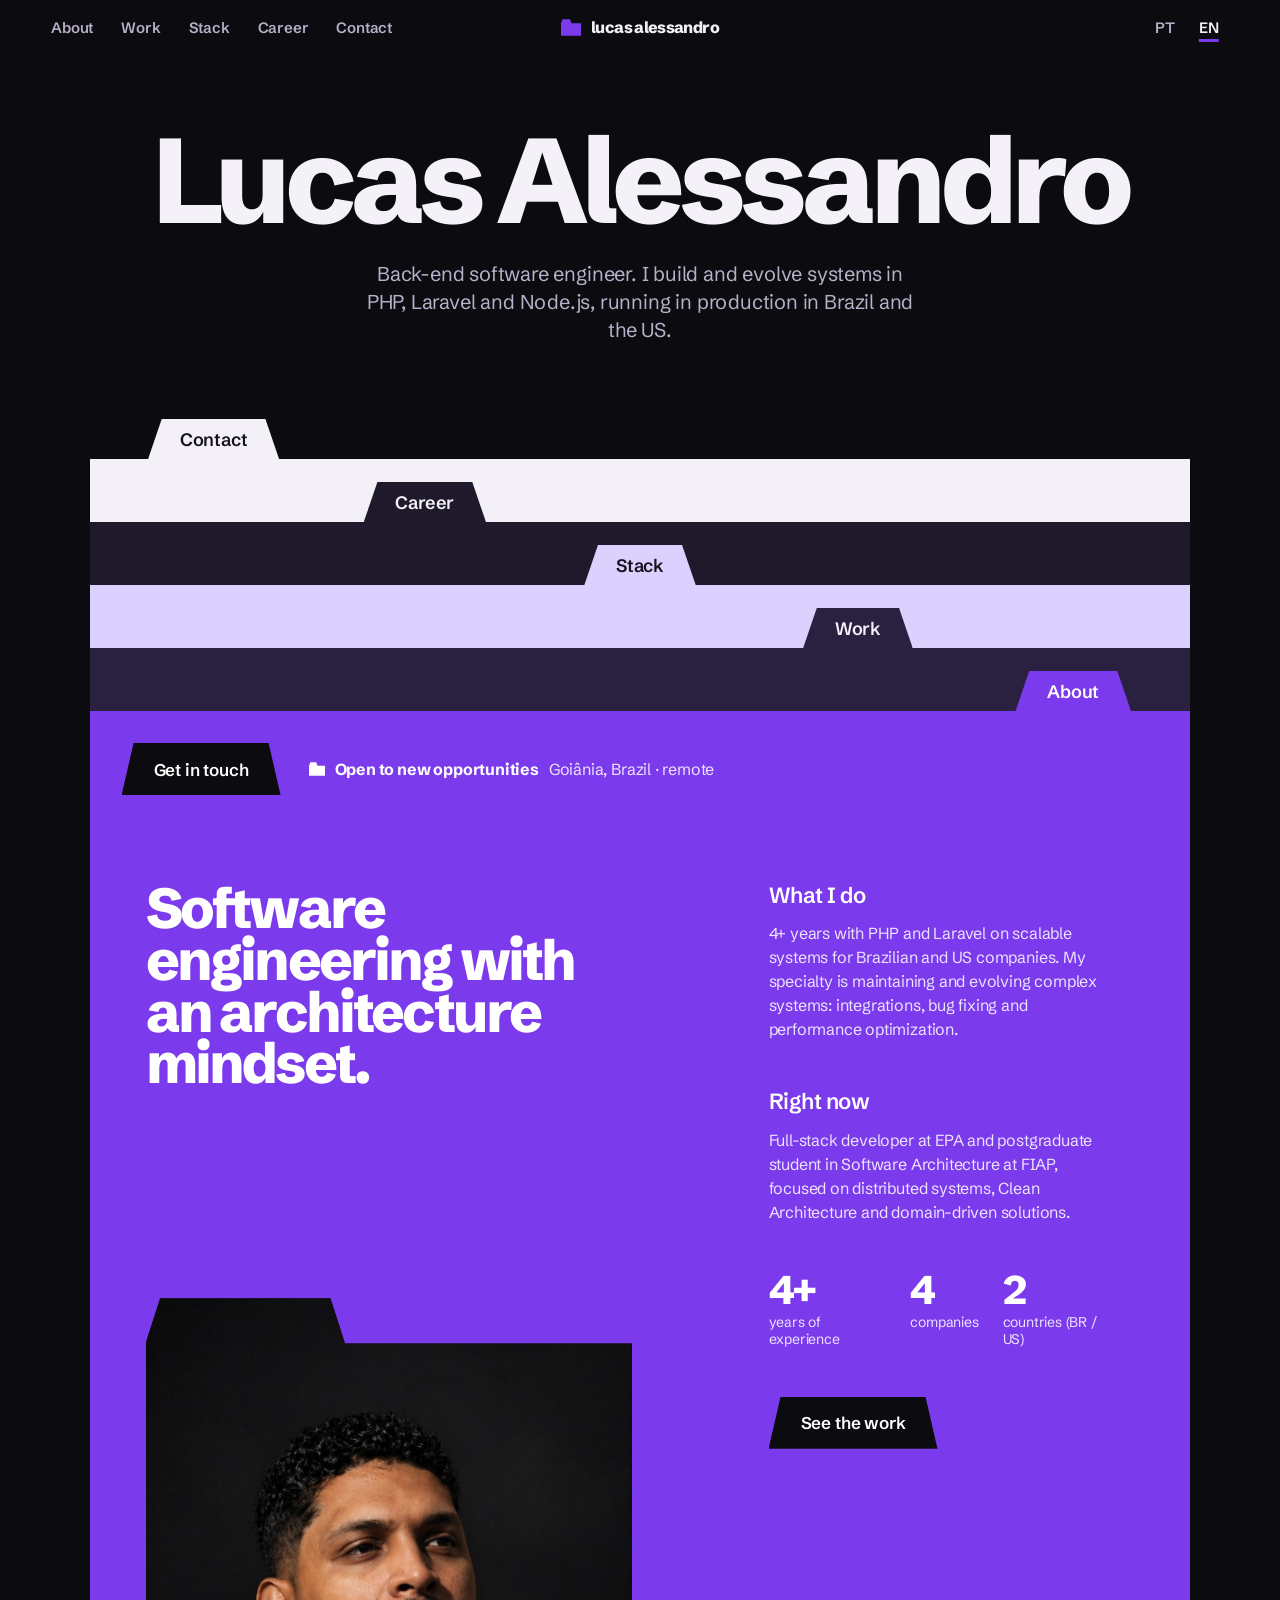
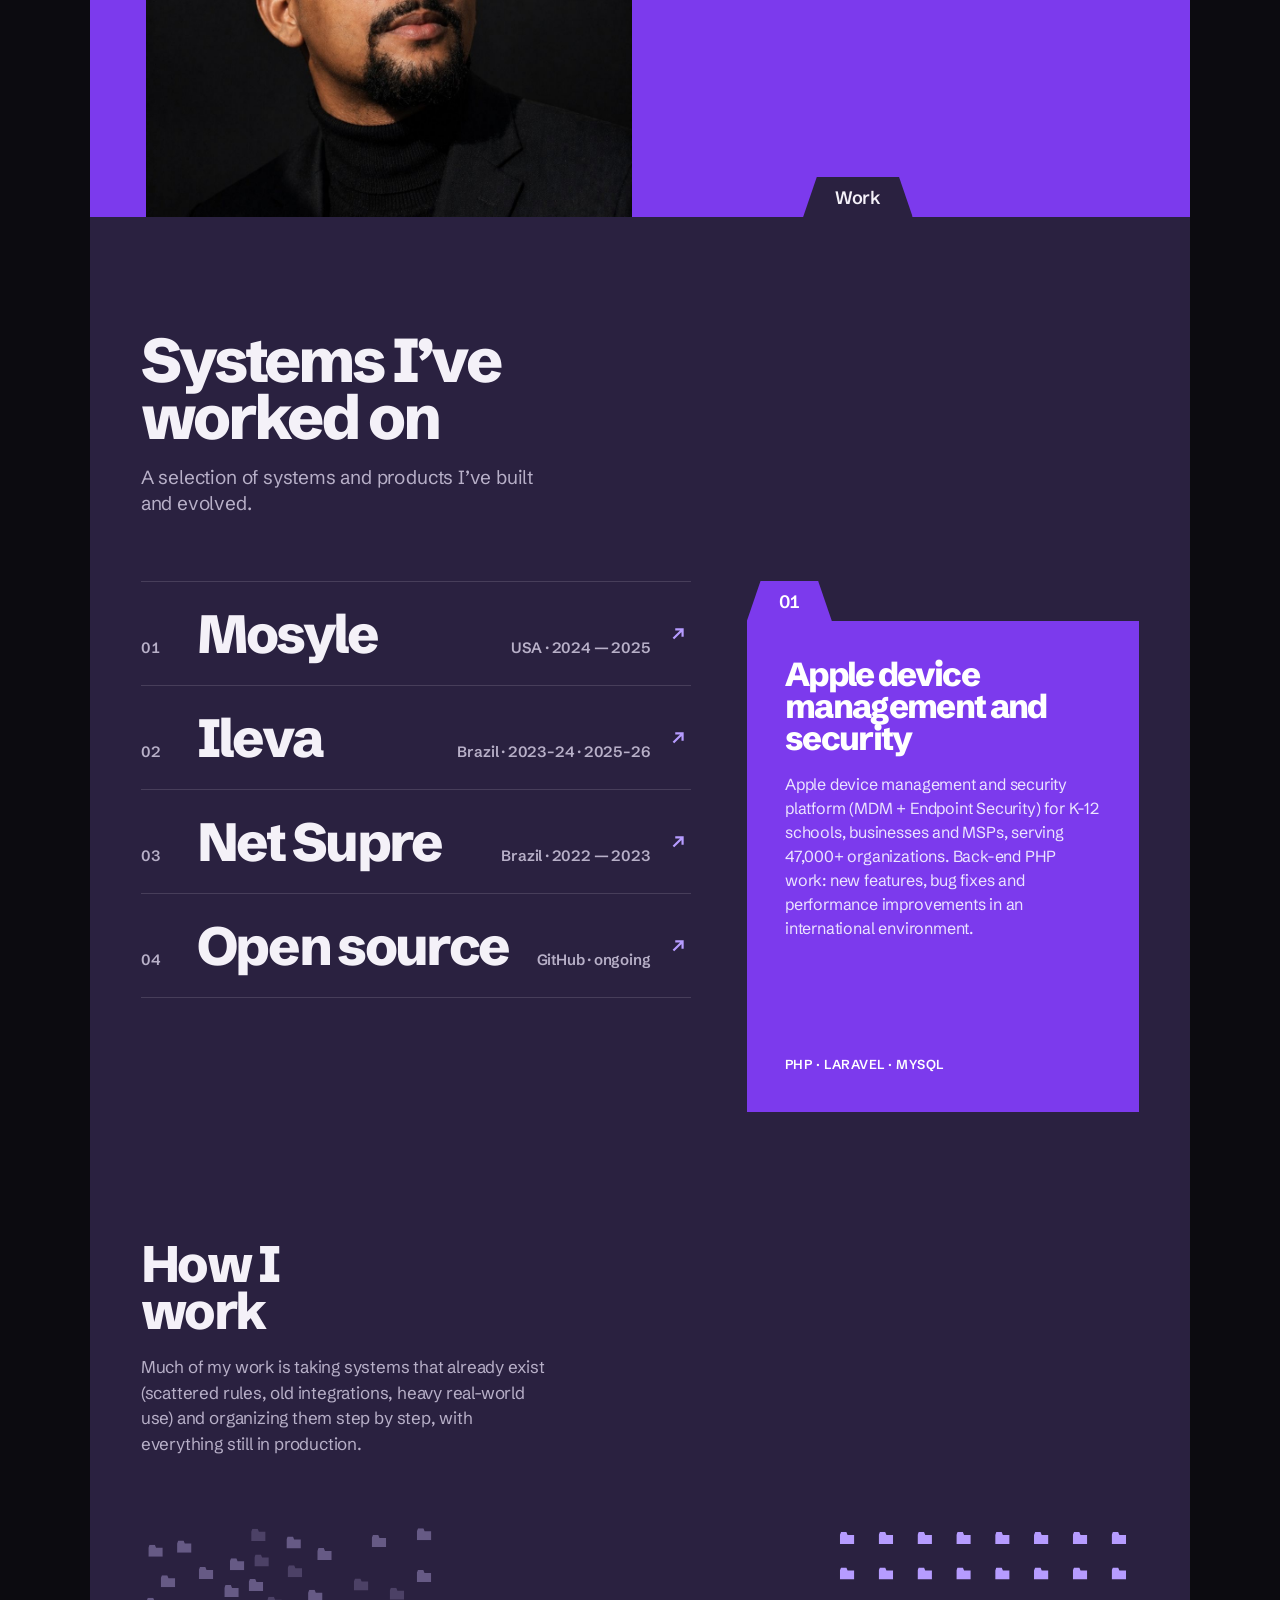
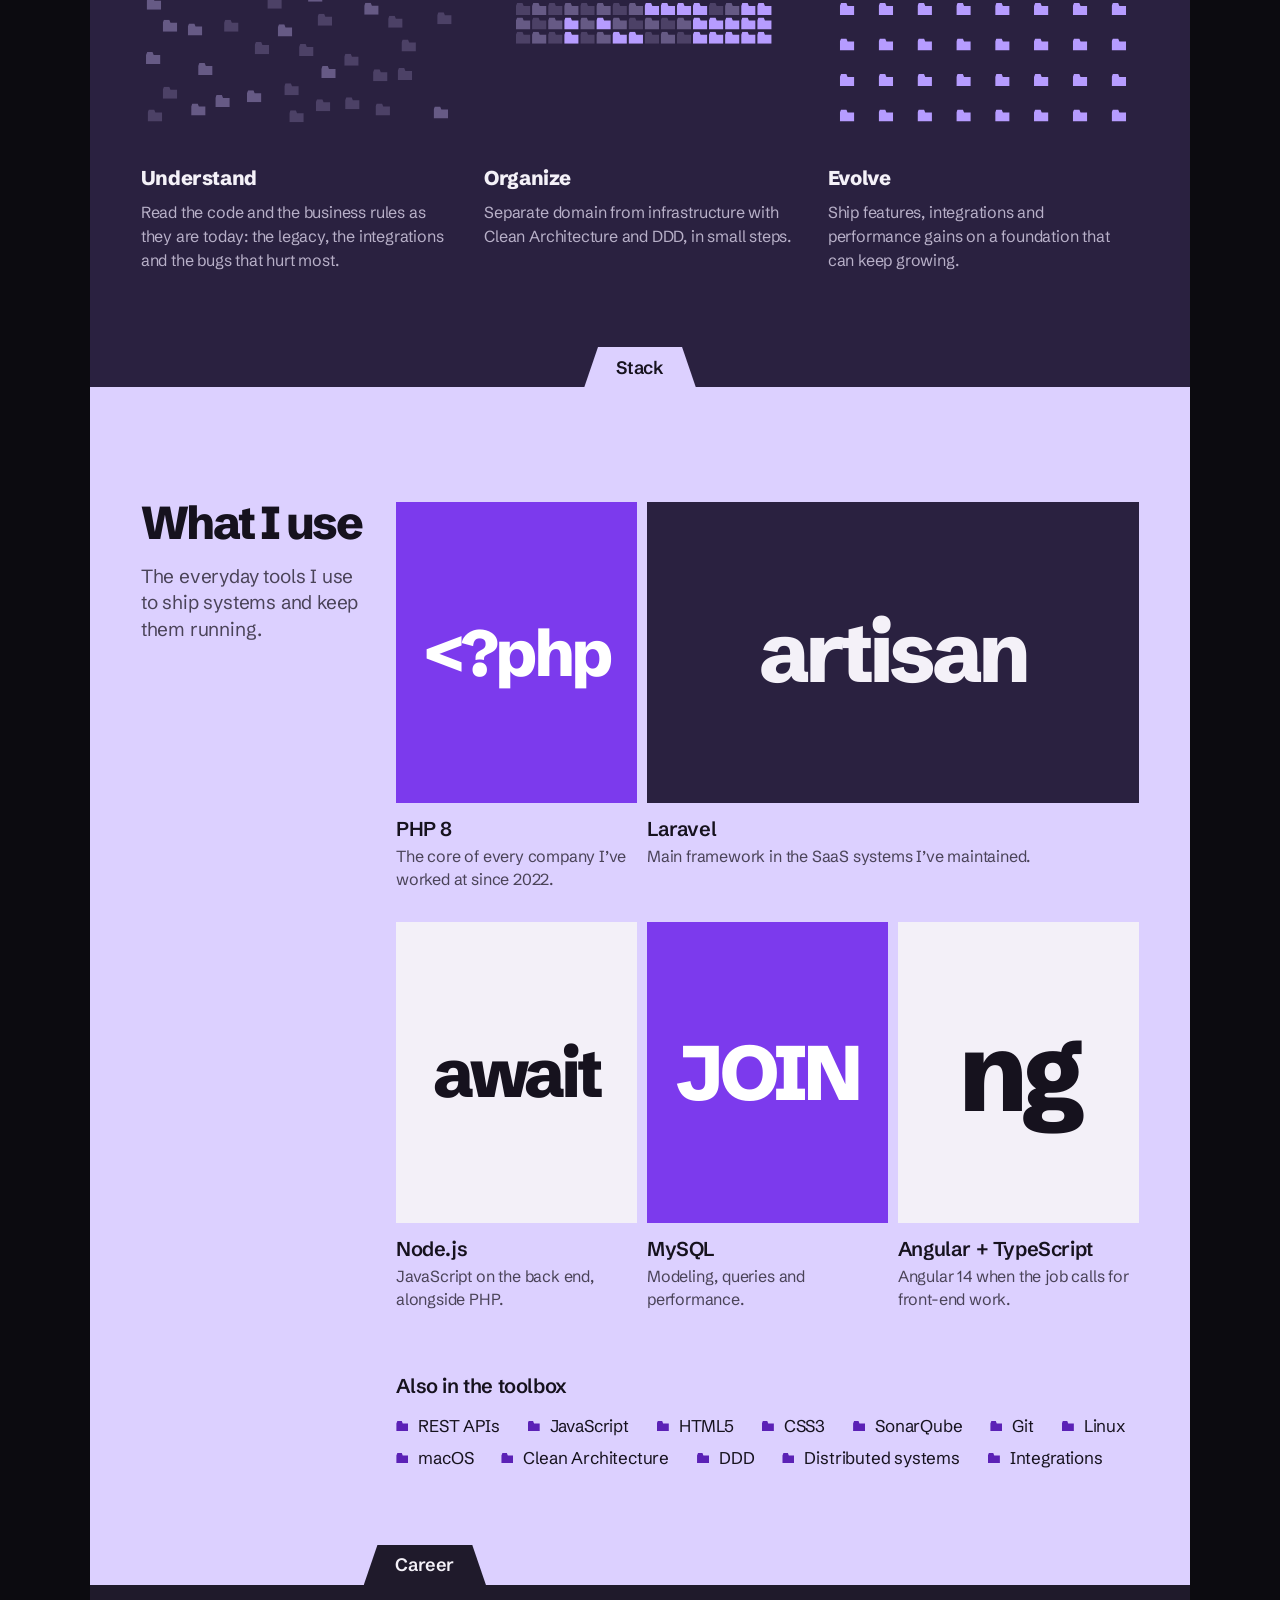
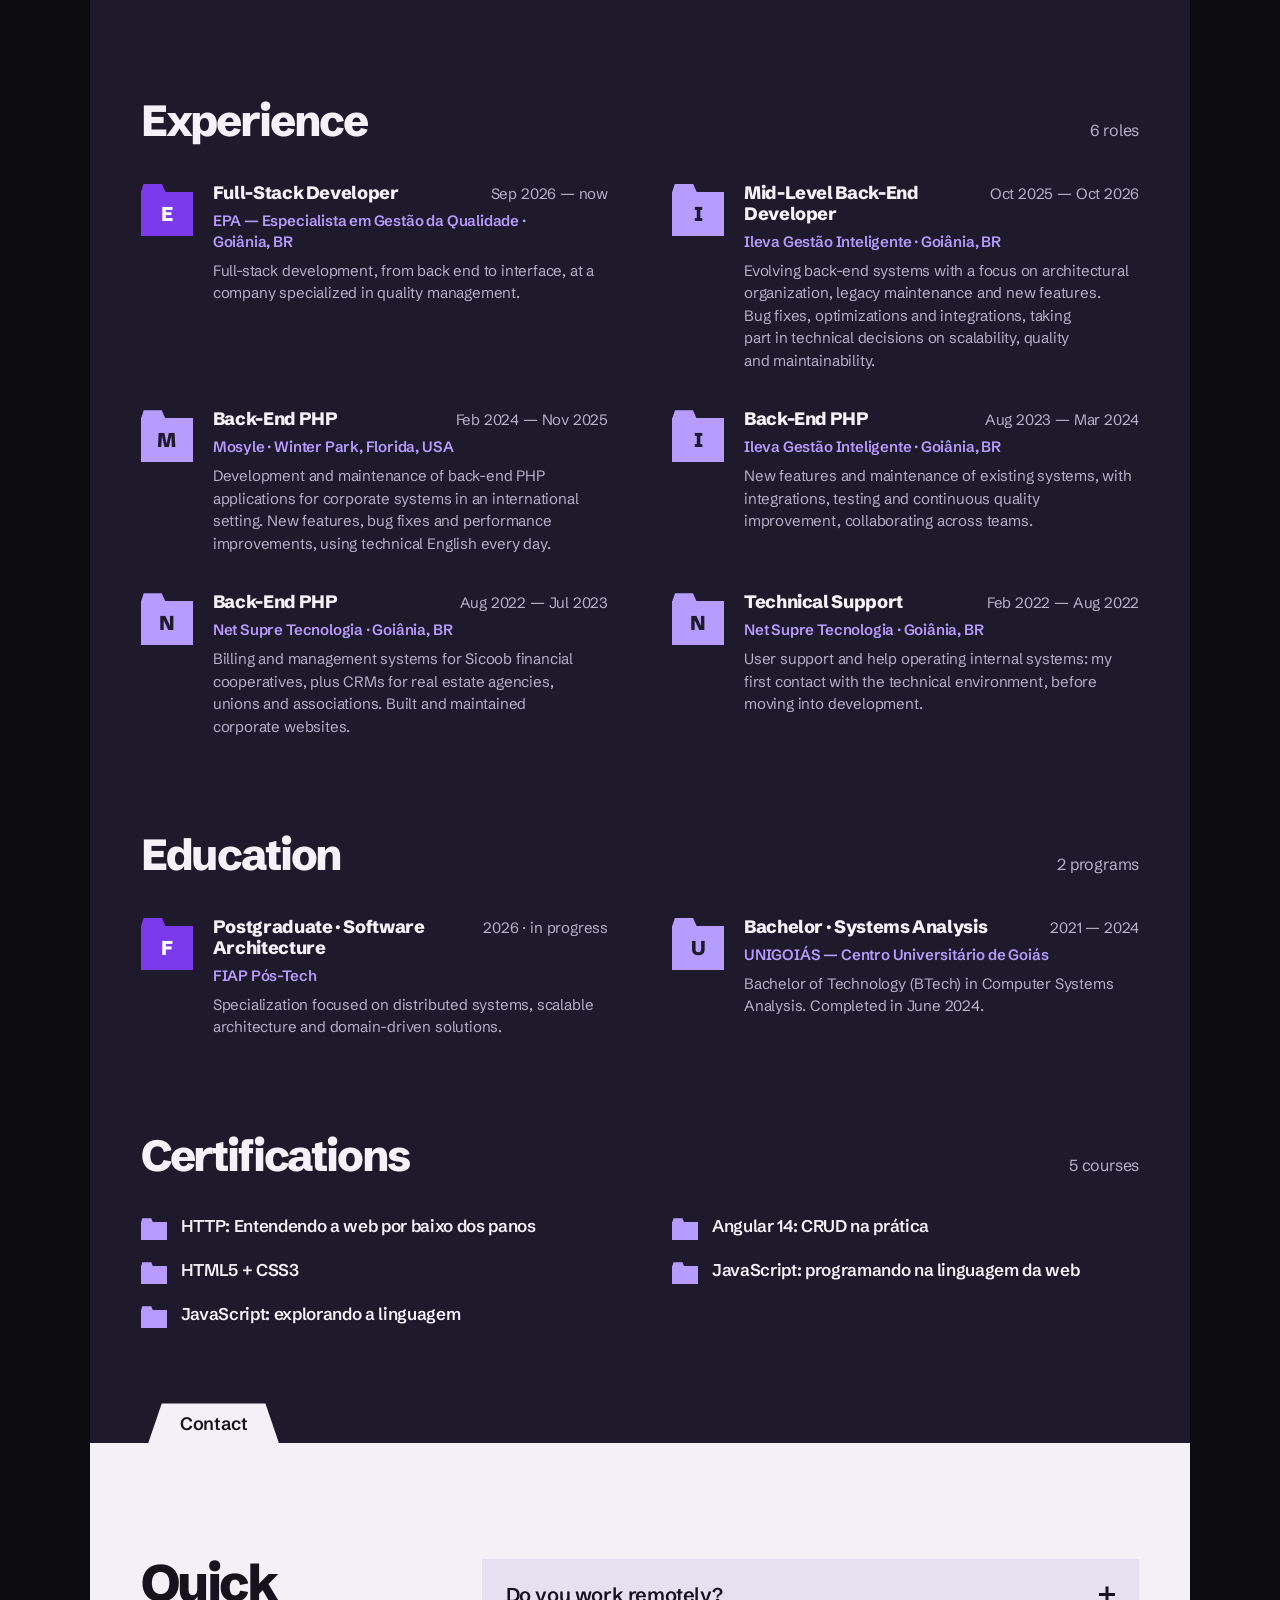
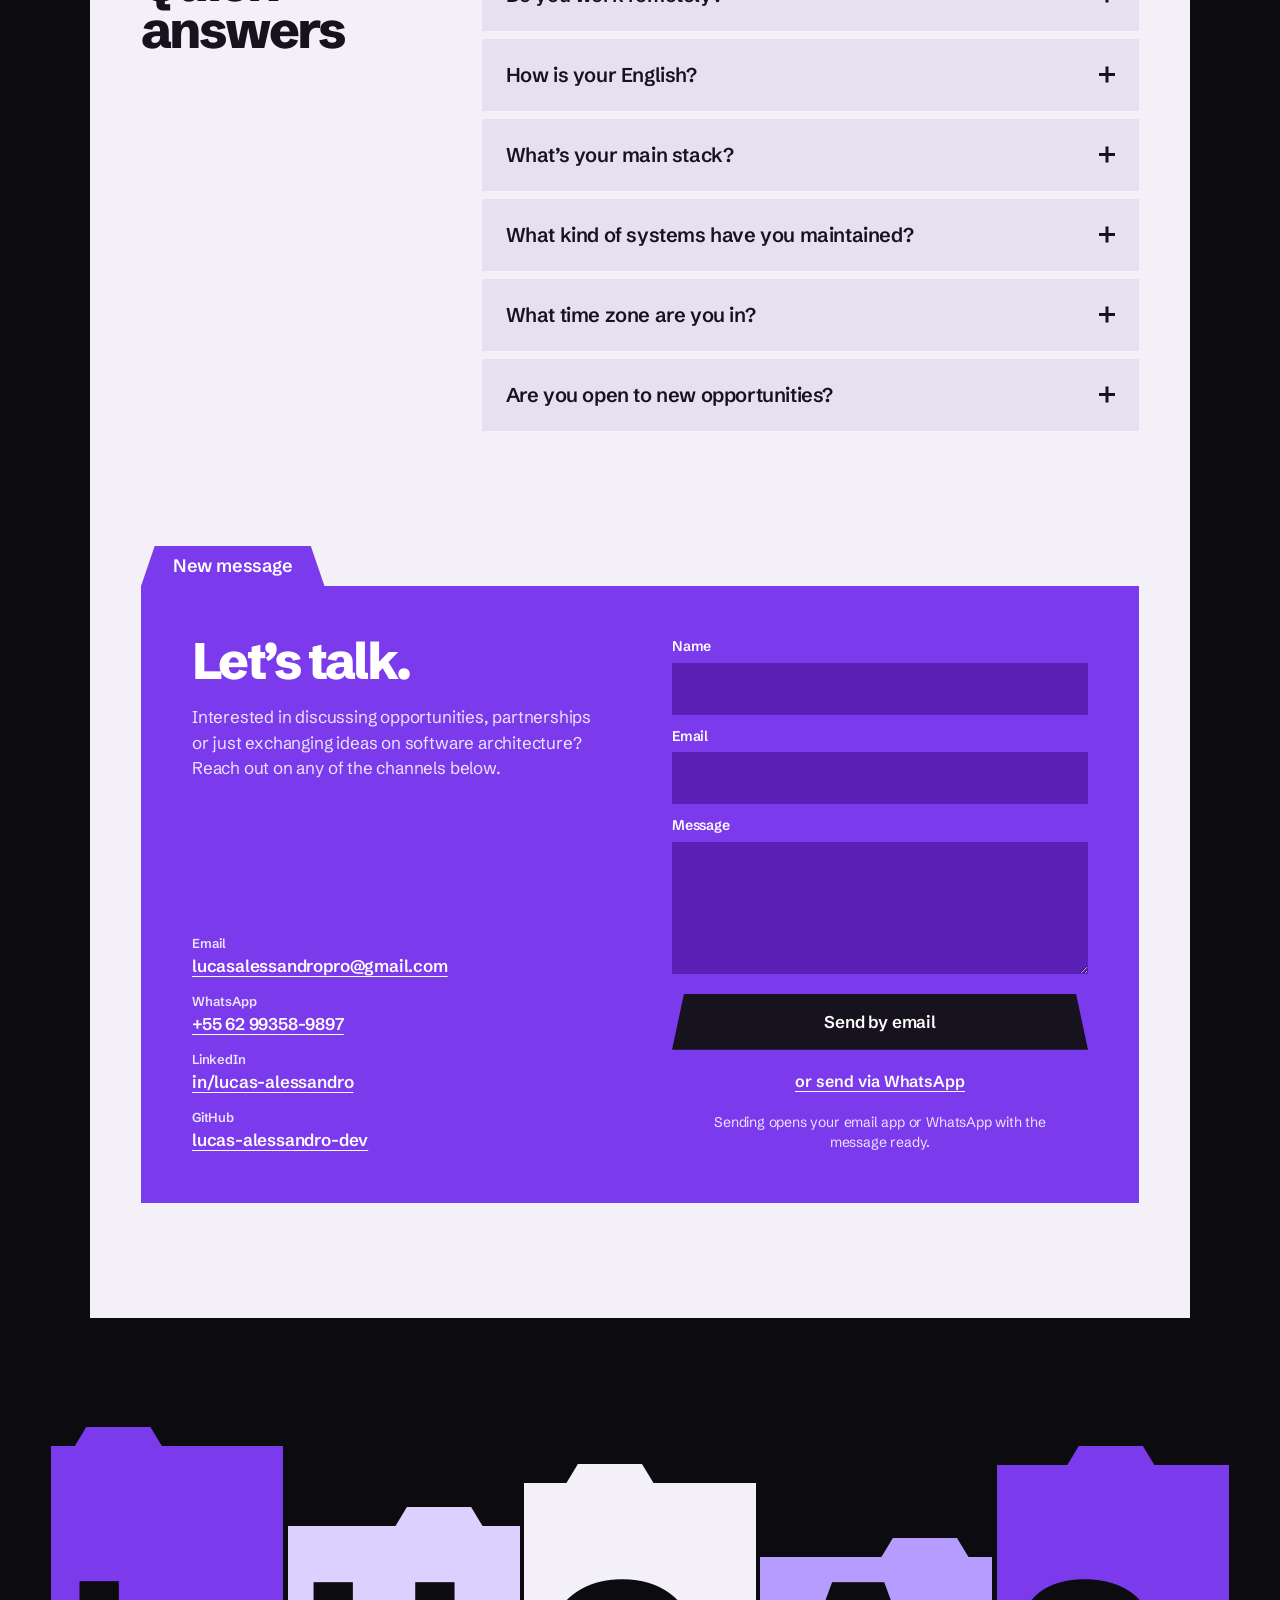
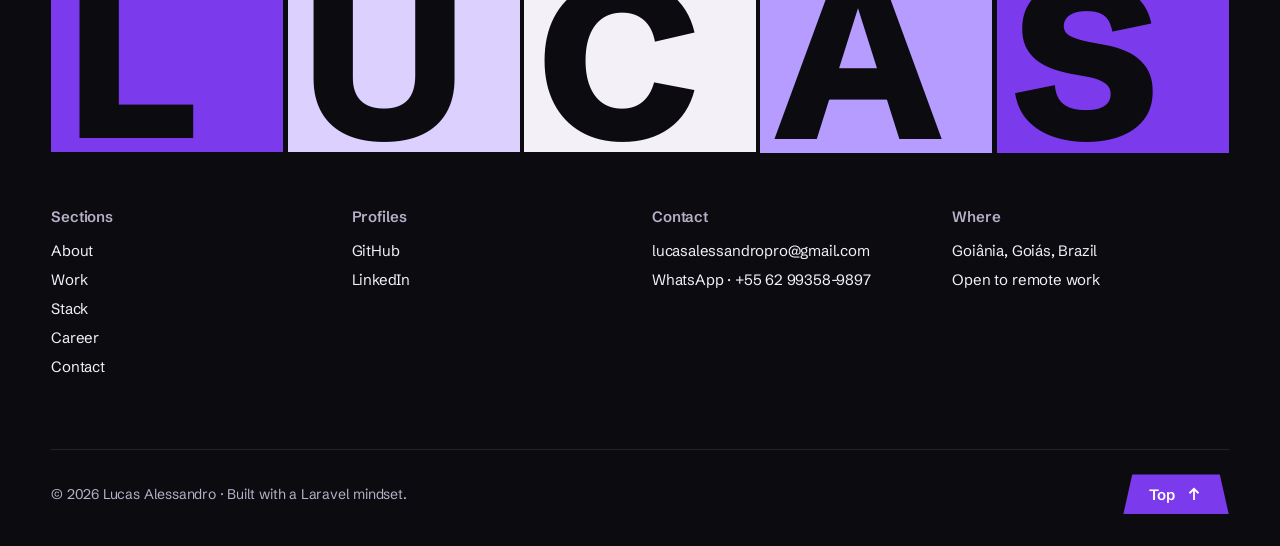
<file: index.html>
<!DOCTYPE html>
<html lang="pt-BR" class="no-js">
<head>
<meta charset="utf-8">
<meta name="viewport" content="width=device-width, initial-scale=1, viewport-fit=cover">
<title>Lucas Alessandro · Engenheiro de Software Back-End</title>
<meta name="description" content="Portfólio de Lucas Alessandro, engenheiro de software back-end em Goiânia: PHP, Laravel, Node.js e arquitetura de software em sistemas no Brasil e nos EUA.">
<meta name="theme-color" content="#0c0b10">
<link rel="canonical" href="https://lucasalessandro.dev/">

<meta property="og:type" content="website">
<meta property="og:site_name" content="Lucas Alessandro">
<meta property="og:locale" content="pt_BR">
<meta property="og:locale:alternate" content="en_US">
<meta property="og:title" content="Lucas Alessandro · Engenheiro de Software Back-End">
<meta property="og:description" content="PHP, Laravel, Node.js e arquitetura de software em sistemas no Brasil e nos EUA.">
<meta property="og:url" content="https://lucasalessandro.dev/">
<meta property="og:image" content="https://lucasalessandro.dev/perfil%20lucas.jpeg">
<meta property="og:image:alt" content="Retrato de Lucas Alessandro">
<meta name="twitter:card" content="summary">

<link rel="icon" href="favicon.svg" type="image/svg+xml">

<link rel="preconnect" href="https://fonts.googleapis.com">
<link rel="preconnect" href="https://fonts.gstatic.com" crossorigin>
<link href="https://fonts.googleapis.com/css2?family=Schibsted+Grotesk:wght@400;600;800&display=swap" rel="stylesheet">

<link rel="stylesheet" href="css/site.css">
<script>document.documentElement.className = document.documentElement.className.replace(/\bno-js\b/, 'js')</script>

<script type="application/ld+json">
{
  "@context": "https://schema.org",
  "@type": "Person",
  "name": "Lucas Alessandro",
  "url": "https://lucasalessandro.dev/",
  "image": "https://lucasalessandro.dev/perfil%20lucas.jpeg",
  "jobTitle": "Software Engineer (Back-End)",
  "email": "mailto:lucasalessandropro@gmail.com",
  "address": { "@type": "PostalAddress", "addressLocality": "Goiânia", "addressRegion": "GO", "addressCountry": "BR" },
  "knowsAbout": ["PHP", "Laravel", "Node.js", "MySQL", "REST APIs", "Clean Architecture", "Domain-Driven Design"],
  "sameAs": ["https://github.com/lucas-alessandro-dev", "https://www.linkedin.com/in/lucas-alessandro"]
}
</script>
</head>
<body>

<svg class="sprite" aria-hidden="true" focusable="false">
  <symbol id="i-out" viewBox="0 0 24 24"><path d="M7 17 17 7M9 7h8v8" fill="none" stroke="currentColor" stroke-width="2.4"/></symbol>
  <symbol id="i-up" viewBox="0 0 24 24"><path d="M12 20V5M6 11l6-6 6 6" fill="none" stroke="currentColor" stroke-width="2.4"/></symbol>
  <!-- A pasta: o único formato com caráter da página. -->
  <symbol id="mf" viewBox="0 0 12 10"><path d="M0 2.5 1 0h4.4l1 2.5H12V10H0z"/></symbol>
</svg>

<a class="skip" href="#sobre" data-i18n="skip">Pular para o conteúdo</a>

<header class="topbar" data-topbar>
  <nav class="topbar__nav" aria-label="Seções" data-i18n-aria="nav-label">
    <a href="#sobre" data-i18n="nav-sobre">Sobre</a>
    <a href="#trabalho" data-i18n="nav-trabalho">Trabalho</a>
    <a href="#stack" data-i18n="nav-stack">Stack</a>
    <a href="#trajetoria" data-i18n="nav-trajetoria">Trajetória</a>
    <a href="#contato" data-i18n="nav-contato">Contato</a>
  </nav>
  <button class="topbar__menu" type="button" aria-controls="menu" aria-expanded="false" data-menu-toggle data-i18n="menu">Menu</button>

  <a class="wordmark" href="#topo" translate="no">
    <svg aria-hidden="true"><use href="#mf"/></svg>
    <span>lucas alessandro</span>
  </a>

  <div class="lang" role="group" aria-label="Idioma" data-i18n-aria="lang-label">
    <button type="button" data-lang="pt" aria-pressed="true" lang="pt-BR">PT</button>
    <button type="button" data-lang="en" aria-pressed="false" lang="en">EN</button>
  </div>
</header>

<nav class="menu" id="menu" aria-label="Seções" data-i18n-aria="nav-label" hidden>
  <a href="#sobre" data-i18n="nav-sobre">Sobre</a>
  <a href="#trabalho" data-i18n="nav-trabalho">Trabalho</a>
  <a href="#stack" data-i18n="nav-stack">Stack</a>
  <a href="#trajetoria" data-i18n="nav-trajetoria">Trajetória</a>
  <a href="#contato" data-i18n="nav-contato">Contato</a>
</nav>

<main>

<!-- ═══ Hero: o nome e a pilha de pastas. Cada pasta é uma seção e empresta a ela a sua cor. ═══ -->
<section class="hero" id="topo" aria-labelledby="hero-title">
  <div class="hero__head">
    <h1 class="hero__title" id="hero-title" translate="no"><span>Lucas</span> <span>Alessandro</span></h1>
    <p class="hero__sub" data-i18n="hero-sub">Engenheiro de software back-end. Desenvolvo e evoluo sistemas em PHP, Laravel e Node.js, em produção no Brasil e nos EUA.</p>
  </div>

  <nav class="stack" aria-label="Índice" data-i18n-aria="index-label">
    <a class="folder is-paper" href="#contato" style="--x-d:6%;--x-m:0%"><span class="folder__tab" data-i18n="nav-contato">Contato</span></a>
    <a class="folder is-dusk" href="#trajetoria" style="--x-d:28%;--x-m:50%"><span class="folder__tab" data-i18n="nav-trajetoria">Trajetória</span></a>
    <a class="folder is-lilac" href="#stack" style="--x-d:50%;--x-m:100%"><span class="folder__tab" data-i18n="nav-stack">Stack</span></a>
    <a class="folder is-plum" href="#trabalho" style="--x-d:72%;--x-m:0%"><span class="folder__tab" data-i18n="nav-trabalho">Trabalho</span></a>
  </nav>
</section>

<!-- ═══ Sobre: a pasta da frente, aberta. Continua o hero sem emenda. ═══ -->
<section class="chapter folder is-violet sobre" id="sobre" aria-labelledby="sobre-title" style="--x-d:94%;--x-m:50%">
  <span class="folder__tab" aria-hidden="true" data-i18n="nav-sobre">Sobre</span>

  <div class="sobre__action">
    <a class="btn btn--ground" href="#mensagem" data-i18n="hero-cta">Entrar em contato</a>
    <p class="status">
      <svg aria-hidden="true"><use href="#mf"/></svg>
      <strong data-i18n="hero-status">Aberto a novas oportunidades</strong>
      <span data-i18n="hero-place">Goiânia, GO · remoto</span>
    </p>
  </div>

  <div class="sobre__body">
    <div class="sobre__lead">
      <h2 class="sobre__title" id="sobre-title" data-reveal data-i18n="sobre-title">Engenharia de software com foco em arquitetura.</h2>
      <figure class="sobre__photo" data-shutter>
        <img src="perfil%20lucas.jpeg" width="1086" height="1448" loading="lazy" decoding="async" alt="Retrato de Lucas Alessandro" data-i18n-alt="photo-alt">
      </figure>
    </div>

    <div class="sobre__text" data-reveal>
      <div class="sobre__block">
        <h3 data-i18n="sobre-b1-t">O que eu faço</h3>
        <p data-i18n="sobre-b1">Mais de 4 anos com PHP e Laravel em sistemas escaláveis para empresas brasileiras e norte-americanas. Minha especialidade é manter e evoluir sistemas complexos: integrações, correção de bugs e otimização de performance.</p>
      </div>
      <div class="sobre__block">
        <h3 data-i18n="sobre-b2-t">Agora</h3>
        <p data-i18n="sobre-b2">Desenvolvedor full stack na EPA e pós-graduando em Arquitetura de Software na FIAP, com foco em sistemas distribuídos, Clean Architecture e soluções orientadas a domínio.</p>
      </div>
      <dl class="stats">
        <div><dt data-i18n="stat-1">anos de experiência</dt><dd>4+</dd></div>
        <div><dt data-i18n="stat-2">empresas</dt><dd>4</dd></div>
        <div><dt data-i18n="stat-3">países (BR / EUA)</dt><dd>2</dd></div>
      </dl>
      <a class="btn btn--ground" href="#trabalho" data-i18n="sobre-cta">Ver o trabalho</a>
    </div>
  </div>
</section>

<!-- ═══ Trabalho: índice com prévia + "como eu trabalho". ═══ -->
<section class="chapter folder is-plum trabalho" id="trabalho" aria-labelledby="trabalho-title" style="--x-d:72%;--x-m:0%">
  <span class="folder__tab" aria-hidden="true" data-i18n="nav-trabalho">Trabalho</span>

  <div class="wrap">
    <header class="chapter__head" data-reveal>
      <h2 id="trabalho-title" data-i18n="trabalho-title">Sistemas em que atuei</h2>
      <p data-i18n="trabalho-sub">Uma seleção de sistemas e produtos que desenvolvi e evoluí.</p>
    </header>

    <div class="work" data-index>
      <ol class="work__list" data-list>
        <li class="work__row" data-row data-tone="is-violet">
          <a class="work__link" href="https://mosyle.com/" target="_blank" rel="noopener">
            <span class="work__num">01</span>
            <span class="work__name" translate="no">Mosyle</span>
            <span class="work__meta" data-i18n="w1-meta">EUA · 2024 — 2025</span>
            <svg class="work__out" aria-hidden="true"><use href="#i-out"/></svg>
            <span class="sr-only" data-i18n="newtab">(abre em nova aba)</span>
          </a>
          <div class="work__detail" data-detail>
            <p class="work__kind" data-i18n="w1-kind">Gestão e segurança de dispositivos Apple</p>
            <p class="work__desc" data-i18n="w1-desc">Plataforma de gerenciamento e segurança de dispositivos Apple (MDM + Endpoint Security) para escolas K-12, empresas e MSPs, com mais de 47&nbsp;mil organizações atendidas. Atuação back-end em PHP: novas funcionalidades, correções e melhorias de performance em ambiente internacional.</p>
            <p class="work__tags" translate="no">PHP · Laravel · MySQL</p>
          </div>
        </li>
        <li class="work__row" data-row data-tone="is-lilac">
          <a class="work__link" href="https://www.ileva.com.br/" target="_blank" rel="noopener">
            <span class="work__num">02</span>
            <span class="work__name" translate="no">Ileva</span>
            <span class="work__meta" data-i18n="w2-meta">Brasil · 2023–24 · 2025–26</span>
            <svg class="work__out" aria-hidden="true"><use href="#i-out"/></svg>
            <span class="sr-only" data-i18n="newtab">(abre em nova aba)</span>
          </a>
          <div class="work__detail" data-detail>
            <p class="work__kind" data-i18n="w2-kind">Gestão para associações de proteção veicular</p>
            <p class="work__desc" data-i18n="w2-desc">Plataforma de gestão para associações de proteção veicular: módulos comercial (captação de leads, propostas, vistoria e assinatura digital), gestão de eventos (sinistros, oficinas) e gestão do associado. Atuação na evolução, nas integrações e em novas funcionalidades.</p>
            <p class="work__tags" translate="no">PHP · Laravel · SonarQube</p>
          </div>
        </li>
        <li class="work__row" data-row data-tone="is-paper">
          <a class="work__link" href="https://netsupre.com.br/" target="_blank" rel="noopener">
            <span class="work__num">03</span>
            <span class="work__name" translate="no">Net Supre</span>
            <span class="work__meta" data-i18n="w3-meta">Brasil · 2022 — 2023</span>
            <svg class="work__out" aria-hidden="true"><use href="#i-out"/></svg>
            <span class="sr-only" data-i18n="newtab">(abre em nova aba)</span>
          </a>
          <div class="work__detail" data-detail>
            <p class="work__kind" data-i18n="w3-kind">SIG: gestão e cobrança integradas</p>
            <p class="work__desc" data-i18n="w3-desc">Sistema Integrado de Gestão da Net Supre: suíte com módulos de cobrança para cooperativas Sicoob, gestão imobiliária, sindicatos e associações e comunicação. Atuação em desenvolvimento, manutenção e integrações entre os módulos.</p>
            <p class="work__tags" translate="no">PHP · Laravel · MySQL</p>
          </div>
        </li>
        <li class="work__row" data-row data-tone="is-light">
          <a class="work__link" href="https://github.com/lucas-alessandro-dev" target="_blank" rel="noopener">
            <span class="work__num">04</span>
            <span class="work__name" data-i18n="w4-name">Open source</span>
            <span class="work__meta" data-i18n="w4-meta">GitHub · contínuo</span>
            <svg class="work__out" aria-hidden="true"><use href="#i-out"/></svg>
            <span class="sr-only" data-i18n="newtab">(abre em nova aba)</span>
          </a>
          <div class="work__detail" data-detail>
            <p class="work__kind" data-i18n="w4-kind">Clean Architecture, DDD e automação</p>
            <p class="work__desc" data-i18n="w4-desc">Projetos pessoais e de estudo no GitHub explorando Clean Architecture, DDD, automação e novas tecnologias do ecossistema PHP/Node.</p>
            <p class="work__tags" translate="no">PHP · Node.js · Clean Arch</p>
          </div>
        </li>
      </ol>

      <div class="work__frame" data-frame aria-hidden="true"></div>
    </div>

    <div class="method" id="como">
      <div class="method__head" data-reveal>
        <h2 data-i18n="method-title">Como eu trabalho</h2>
        <p data-i18n="method-text">Boa parte do meu trabalho é pegar sistemas que já existem (regras espalhadas, integrações antigas, muito uso real) e organizá-los aos poucos, com tudo em produção.</p>
      </div>
      <div class="method__body">
        <svg class="method__diagram method__diagram--h" viewBox="0 0 900 200" aria-hidden="true" data-diagram="h"></svg>
        <svg class="method__diagram method__diagram--v" viewBox="0 0 300 760" aria-hidden="true" data-diagram="v"></svg>
        <ol class="method__steps">
          <li><h3 data-i18n="m1-t">Entender</h3><p data-i18n="m1">Ler o código e as regras de negócio como estão hoje: o legado, as integrações e os bugs que mais doem.</p></li>
          <li><h3 data-i18n="m2-t">Organizar</h3><p data-i18n="m2">Separar domínio de infraestrutura com Clean Architecture e DDD, em passos pequenos.</p></li>
          <li><h3 data-i18n="m3-t">Evoluir</h3><p data-i18n="m3">Entregar funcionalidades, integrações e ganhos de performance sobre uma base que aguenta crescer.</p></li>
        </ol>
      </div>
    </div>
  </div>
</section>

<!-- ═══ Stack: espécimes sobre placas de cor. ═══ -->
<section class="chapter folder is-lilac stackc" id="stack" aria-labelledby="stack-title" style="--x-d:50%;--x-m:100%">
  <span class="folder__tab" aria-hidden="true" data-i18n="nav-stack">Stack</span>

  <div class="wrap stackc__grid">
    <header class="stackc__head" data-reveal>
      <h2 id="stack-title" data-i18n="stack-title">O que eu uso</h2>
      <p data-i18n="stack-sub">As ferramentas do dia a dia para colocar sistemas no ar e mantê-los de pé.</p>
    </header>

    <ul class="tiles" data-reveal>
      <li class="tile">
        <div translate="no" class="tile__face is-violet" aria-hidden="true"><span style="--s:27cqi">&lt;?php</span></div>
        <h3 class="tile__name" translate="no">PHP&nbsp;8</h3>
        <p class="tile__fact" data-i18n="t1-fact">A base de todas as empresas em que trabalhei desde 2022.</p>
      </li>
      <li class="tile tile--wide">
        <div translate="no" class="tile__face is-plum" aria-hidden="true"><span style="--s:17cqi">artisan</span></div>
        <h3 class="tile__name" translate="no">Laravel</h3>
        <p class="tile__fact" data-i18n="t2-fact">Framework principal nos sistemas SaaS que mantive.</p>
      </li>
      <li class="tile">
        <div translate="no" class="tile__face is-paper" aria-hidden="true"><span style="--s:28cqi">await</span></div>
        <h3 class="tile__name" translate="no">Node.js</h3>
        <p class="tile__fact" data-i18n="t3-fact">Back-end em JavaScript, ao lado do PHP.</p>
      </li>
      <li class="tile">
        <div translate="no" class="tile__face is-violet" aria-hidden="true"><span style="--s:32cqi">JOIN</span></div>
        <h3 class="tile__name" translate="no">MySQL</h3>
        <p class="tile__fact" data-i18n="t4-fact">Modelagem, consultas e performance.</p>
      </li>
      <li class="tile">
        <div translate="no" class="tile__face is-paper" aria-hidden="true"><span style="--s:46cqi">ng</span></div>
        <h3 class="tile__name" translate="no">Angular + TypeScript</h3>
        <p class="tile__fact" data-i18n="t5-fact">Angular 14 quando o trabalho pede front-end.</p>
      </li>
    </ul>

    <div class="toolbox" data-reveal>
      <h3 data-i18n="toolbox-title">Também no dia a dia</h3>
      <ul>
        <li data-i18n="tb-rest">APIs REST</li>
        <li>JavaScript</li>
        <li>HTML5</li>
        <li>CSS3</li>
        <li>SonarQube</li>
        <li>Git</li>
        <li>Linux</li>
        <li>macOS</li>
        <li>Clean Architecture</li>
        <li>DDD</li>
        <li data-i18n="tb-dist">Sistemas distribuídos</li>
        <li data-i18n="tb-int">Integrações</li>
      </ul>
    </div>
  </div>
</section>

<!-- ═══ Trajetória: lista em duas colunas, a pasta como marcador. ═══ -->
<section class="chapter folder is-dusk trajetoria" id="trajetoria" aria-label="Trajetória" data-i18n-aria="nav-trajetoria" style="--x-d:28%;--x-m:50%">
  <span class="folder__tab" aria-hidden="true" data-i18n="nav-trajetoria">Trajetória</span>

  <div class="wrap">
    <div class="cat" data-reveal>
      <div class="cat__head">
        <h2 data-i18n="exp-title">Experiência</h2>
        <span class="cat__count" data-i18n="exp-count">6 cargos</span>
      </div>
      <ol class="items">
        <li class="item">
          <span class="glyph glyph--now" aria-hidden="true">E</span>
          <div>
            <div class="item__line"><h3 data-i18n="exp-1-role">Desenvolvedor Full Stack</h3><span class="item__date" data-i18n="exp-1-date">set/2026 — hoje</span></div>
            <p class="item__org">EPA — Especialista em Gestão da Qualidade · Goiânia, BR</p>
            <p class="item__desc" data-i18n="exp-1-desc">Desenvolvimento full stack, do back-end à interface, em uma empresa especializada em gestão da qualidade.</p>
          </div>
        </li>
        <li class="item">
          <span class="glyph" aria-hidden="true">I</span>
          <div>
            <div class="item__line"><h3 data-i18n="exp-2-role">Desenvolvedor Back-End Pleno</h3><span class="item__date" data-i18n="exp-2-date">out/2025 — out/2026</span></div>
            <p class="item__org">Ileva Gestão Inteligente · Goiânia, BR</p>
            <p class="item__desc" data-i18n="exp-2-desc">Evolução de sistemas back-end com foco em organização arquitetural, manutenção de legado e novas funcionalidades. Atuação em correções, otimizações e integrações, participando de decisões técnicas voltadas a escalabilidade, qualidade e manutenibilidade.</p>
          </div>
        </li>
        <li class="item">
          <span class="glyph" aria-hidden="true">M</span>
          <div>
            <div class="item__line"><h3>Back-End PHP</h3><span class="item__date" data-i18n="exp-3-date">fev/2024 — nov/2025</span></div>
            <p class="item__org" data-i18n="exp-3-org">Mosyle · Winter Park, Flórida, EUA</p>
            <p class="item__desc" data-i18n="exp-3-desc">Desenvolvimento e manutenção de aplicações back-end em PHP para sistemas corporativos em ambiente internacional. Novas funcionalidades, correção de bugs e melhorias de performance, com inglês técnico no dia a dia.</p>
          </div>
        </li>
        <li class="item">
          <span class="glyph" aria-hidden="true">I</span>
          <div>
            <div class="item__line"><h3>Back-End PHP</h3><span class="item__date" data-i18n="exp-4-date">ago/2023 — mar/2024</span></div>
            <p class="item__org">Ileva Gestão Inteligente · Goiânia, BR</p>
            <p class="item__desc" data-i18n="exp-4-desc">Novas funcionalidades e manutenção de sistemas existentes, com integrações, testes e melhoria contínua da qualidade do software, em colaboração com diferentes áreas da empresa.</p>
          </div>
        </li>
        <li class="item">
          <span class="glyph" aria-hidden="true">N</span>
          <div>
            <div class="item__line"><h3>Back-End PHP</h3><span class="item__date" data-i18n="exp-5-date">ago/2022 — jul/2023</span></div>
            <p class="item__org">Net Supre Tecnologia · Goiânia, BR</p>
            <p class="item__desc" data-i18n="exp-5-desc">Sistemas de faturamento e gestão para cooperativas financeiras (Sicoob), além de CRMs para imobiliárias, sindicatos e associações. Criação e manutenção de sites corporativos.</p>
          </div>
        </li>
        <li class="item">
          <span class="glyph" aria-hidden="true">N</span>
          <div>
            <div class="item__line"><h3 data-i18n="exp-6-role">Suporte Técnico</h3><span class="item__date" data-i18n="exp-6-date">fev/2022 — ago/2022</span></div>
            <p class="item__org">Net Supre Tecnologia · Goiânia, BR</p>
            <p class="item__desc" data-i18n="exp-6-desc">Atendimento e suporte a usuários e apoio na operação de sistemas internos: o primeiro contato com o ambiente técnico, antes da transição para o desenvolvimento.</p>
          </div>
        </li>
      </ol>
    </div>

    <div class="cat" data-reveal>
      <div class="cat__head">
        <h2 data-i18n="edu-title">Formação</h2>
        <span class="cat__count" data-i18n="edu-count">2 cursos</span>
      </div>
      <ol class="items">
        <li class="item">
          <span class="glyph glyph--now" aria-hidden="true">F</span>
          <div>
            <div class="item__line"><h3 data-i18n="edu-1-title">Pós-graduação · Arquitetura de Software</h3><span class="item__date" data-i18n="edu-1-date">2026 · em andamento</span></div>
            <p class="item__org">FIAP Pós-Tech</p>
            <p class="item__desc" data-i18n="edu-1-desc">Especialização com foco em sistemas distribuídos, arquitetura escalável e soluções orientadas a domínio.</p>
          </div>
        </li>
        <li class="item">
          <span class="glyph" aria-hidden="true">U</span>
          <div>
            <div class="item__line"><h3 data-i18n="edu-2-title">Bacharelado · Análise de Sistemas</h3><span class="item__date" data-i18n="edu-2-date">2021 — 2024</span></div>
            <p class="item__org">UNIGOIÁS — Centro Universitário de Goiás</p>
            <p class="item__desc" data-i18n="edu-2-desc">Bachelor of Technology (BTech) em Análise de Sistemas de Computação. Concluído em junho de 2024.</p>
          </div>
        </li>
      </ol>
    </div>

    <div class="cat" data-reveal>
      <div class="cat__head">
        <h2 data-i18n="cert-title">Certificações</h2>
        <span class="cat__count" data-i18n="cert-count">5 cursos</span>
      </div>
      <ul class="items items--compact">
        <li class="item"><span class="glyph glyph--small" aria-hidden="true"></span><h3>HTTP: Entendendo a web por baixo dos panos</h3></li>
        <li class="item"><span class="glyph glyph--small" aria-hidden="true"></span><h3>Angular 14: CRUD na prática</h3></li>
        <li class="item"><span class="glyph glyph--small" aria-hidden="true"></span><h3>HTML5 + CSS3</h3></li>
        <li class="item"><span class="glyph glyph--small" aria-hidden="true"></span><h3>JavaScript: programando na linguagem da web</h3></li>
        <li class="item"><span class="glyph glyph--small" aria-hidden="true"></span><h3>JavaScript: explorando a linguagem</h3></li>
      </ul>
    </div>
  </div>
</section>

<!-- ═══ Contato: perguntas rápidas + a pasta da mensagem. ═══ -->
<section class="chapter folder is-paper contato" id="contato" aria-labelledby="contato-title" style="--x-d:6%;--x-m:0%">
  <span class="folder__tab" aria-hidden="true" data-i18n="nav-contato">Contato</span>

  <div class="wrap faq">
    <h2 class="faq__title" data-reveal data-i18n="faq-title">Perguntas rápidas</h2>
    <div class="faq__list" data-reveal>
      <details class="faq__item" name="faq">
        <summary><span data-i18n="q1">Você trabalha remoto?</span><span class="plus" aria-hidden="true"></span></summary>
        <p data-i18n="a1">Sim. Moro em Goiânia (GO) e estou aberto a posições remotas, no Brasil ou fora dele.</p>
      </details>
      <details class="faq__item" name="faq">
        <summary><span data-i18n="q2">Como é o seu inglês?</span><span class="plus" aria-hidden="true"></span></summary>
        <p data-i18n="a2">Uso inglês técnico no dia a dia. Na Mosyle, empresa de Winter Park (Flórida, EUA), trabalhei quase dois anos em ambiente internacional.</p>
      </details>
      <details class="faq__item" name="faq">
        <summary><span data-i18n="q3">Qual é a sua stack principal?</span><span class="plus" aria-hidden="true"></span></summary>
        <p data-i18n="a3">PHP 8 e Laravel no back-end, com Node.js, MySQL e APIs REST. Quando o trabalho pede, também atuo no front-end com Angular e TypeScript.</p>
      </details>
      <details class="faq__item" name="faq">
        <summary><span data-i18n="q4">Que tipo de sistema você já manteve?</span><span class="plus" aria-hidden="true"></span></summary>
        <p data-i18n="a4">SaaS em produção: gestão de dispositivos Apple para mais de 47&nbsp;mil organizações, gestão de associações de proteção veicular, cobrança para cooperativas Sicoob e CRMs para imobiliárias, sindicatos e associações.</p>
      </details>
      <details class="faq__item" name="faq">
        <summary><span data-i18n="q5">Em que fuso horário você está?</span><span class="plus" aria-hidden="true"></span></summary>
        <p data-i18n="a5">Horário de Brasília (UTC−3), com boa sobreposição com o horário da costa leste dos EUA.</p>
      </details>
      <details class="faq__item" name="faq">
        <summary><span data-i18n="q6">Está disponível para novas oportunidades?</span><span class="plus" aria-hidden="true"></span></summary>
        <p data-i18n="a6">Sim. Hoje sou desenvolvedor full stack na EPA e estou aberto a conversar. O caminho mais rápido é o e-mail ou o WhatsApp.</p>
      </details>
    </div>
  </div>

  <div class="wrap">
    <div class="card folder is-violet" id="mensagem" style="--x-d:0%;--x-m:0%" data-reveal>
      <span class="folder__tab" aria-hidden="true" data-i18n="card-tab">Nova mensagem</span>

      <div class="card__intro">
        <h2 id="contato-title" data-i18n="contact-title">Vamos conversar?</h2>
        <p data-i18n="contact-text">Interessado em discutir oportunidades, parcerias ou trocar ideias sobre arquitetura de software? Me chame por qualquer um dos canais abaixo.</p>
        <ul class="channels">
          <li><span data-i18n="ch-email">E-mail</span><a href="mailto:lucasalessandropro@gmail.com">lucasalessandropro@gmail.com</a></li>
          <li><span>WhatsApp</span><a href="https://wa.me/5562993589897" target="_blank" rel="noopener">+55 62 99358-9897</a></li>
          <li><span>LinkedIn</span><a href="https://www.linkedin.com/in/lucas-alessandro" target="_blank" rel="noopener">in/lucas-alessandro</a></li>
          <li><span>GitHub</span><a href="https://github.com/lucas-alessandro-dev" target="_blank" rel="noopener">lucas-alessandro-dev</a></li>
        </ul>
      </div>

      <form class="card__form" action="mailto:lucasalessandropro@gmail.com" method="post" enctype="text/plain" data-contact>
        <div class="field">
          <label for="f-nome" data-i18n="form-name">Nome</label>
          <input id="f-nome" name="nome" type="text" autocomplete="name" required>
        </div>
        <div class="field">
          <label for="f-email" data-i18n="form-email">E-mail</label>
          <input id="f-email" name="email" type="email" autocomplete="email" spellcheck="false" required>
        </div>
        <div class="field">
          <label for="f-mensagem" data-i18n="form-msg">Mensagem</label>
          <textarea id="f-mensagem" name="mensagem" rows="4" autocomplete="off" required></textarea>
        </div>
        <button class="btn btn--ink btn--block" type="submit" name="via" value="email" data-i18n="send-email">Enviar por e-mail</button>
        <button class="linkbtn" type="submit" name="via" value="whatsapp" formaction="https://wa.me/5562993589897" formmethod="get" data-i18n="send-wa">ou enviar pelo WhatsApp</button>
        <p class="card__note" data-i18n="form-note">O envio abre o seu app de e-mail ou o WhatsApp com a mensagem pronta.</p>
      </form>
    </div>
  </div>
</section>

</main>

<!-- ═══ Rodapé: as cinco pastas voltam como as letras do nome. ═══ -->
<footer class="footer">
  <div class="mark" aria-hidden="true" translate="no">
    <span class="mark__block" style="--h:100%;--c:var(--violet);--x:10%"><b>L</b></span>
    <span class="mark__block" style="--h:74%;--c:var(--lilac);--x:46%"><b>U</b></span>
    <span class="mark__block" style="--h:88%;--c:var(--paper);--x:18%"><b>C</b></span>
    <span class="mark__block" style="--h:64%;--c:var(--violet-light);--x:52%"><b>A</b></span>
    <span class="mark__block" style="--h:94%;--c:var(--violet);--x:30%"><b>S</b></span>
  </div>

  <div class="footer__cols">
    <nav aria-label="Seções" data-i18n-aria="nav-label">
      <h2 data-i18n="f-sections">Seções</h2>
      <ul>
        <li><a href="#sobre" data-i18n="nav-sobre">Sobre</a></li>
        <li><a href="#trabalho" data-i18n="nav-trabalho">Trabalho</a></li>
        <li><a href="#stack" data-i18n="nav-stack">Stack</a></li>
        <li><a href="#trajetoria" data-i18n="nav-trajetoria">Trajetória</a></li>
        <li><a href="#contato" data-i18n="nav-contato">Contato</a></li>
      </ul>
    </nav>
    <div>
      <h2 data-i18n="f-profiles">Perfis</h2>
      <ul>
        <li><a href="https://github.com/lucas-alessandro-dev" target="_blank" rel="noopener">GitHub</a></li>
        <li><a href="https://www.linkedin.com/in/lucas-alessandro" target="_blank" rel="noopener">LinkedIn</a></li>
      </ul>
    </div>
    <div>
      <h2 data-i18n="f-contact">Contato</h2>
      <ul>
        <li><a href="mailto:lucasalessandropro@gmail.com">lucasalessandropro@gmail.com</a></li>
        <li><a href="https://wa.me/5562993589897" target="_blank" rel="noopener">WhatsApp · +55 62 99358-9897</a></li>
      </ul>
    </div>
    <div>
      <h2 data-i18n="f-where">Onde</h2>
      <ul>
        <li data-i18n="f-where-1">Goiânia, Goiás, Brasil</li>
        <li data-i18n="f-where-2">Aberto a trabalho remoto</li>
      </ul>
    </div>
  </div>

  <div class="footer__end">
    <p data-i18n="footer-copy">© 2026 Lucas Alessandro · Construído com Laravel-mindset.</p>
    <a class="btn btn--small" href="#topo"><span data-i18n="f-top">Topo</span><svg aria-hidden="true"><use href="#i-up"/></svg></a>
  </div>
</footer>

<script src="js/site.js" defer></script>
</body>
</html>
</file>
<file: css/site.css>
/* ═══════════════════════════════════════════════════════════════════════════
   Lucas Alessandro — portfólio

   Direção "one motif": um único formato, tirado do assunto, rege a página.
   O formato é a pasta com aba — o sistema de arquivos, onde um back-end vive.
   Ela aparece em quatro escalas: as pastas gigantes do hero (que viram os
   capítulos da página), a máscara da foto e o palco da prévia, o botão com
   o desenho da aba e o marcador das listas. Fora dela, cantos retos.

   Cor: o violeta é o único acento e vai em campo chapado, grande. O resto é
   fundo e tinta. Cada pasta do hero empresta a sua cor ao capítulo dela.
   ═══════════════════════════════════════════════════════════════════════════ */

/* ── Tokens ─────────────────────────────────────────────────────────────── */

:root {
  color-scheme: dark;

  --ground: #0c0b10;
  --ink: #f4f1f8;
  --ink-soft: #b8b0c8;

  --violet: #7c3aed;
  --violet-deep: #5b21b6;
  --violet-light: #b69cff;
  --lilac: #dcd0ff;
  --plum: #2a2140;
  --dusk: #1f1a2b;
  --paper: #f3f0f8;
  --tile: #e6e0f0;

  --ink-dark: #16121e;
  --soft-dark: #4a4358;
  --on-violet-soft: #ece4ff;

  --sans: 'Schibsted Grotesk', system-ui, -apple-system, 'Segoe UI', sans-serif;

  --step-small: clamp(0.8125rem, 0.79rem + 0.1vw, 0.875rem);
  --step-body: clamp(1.0625rem, 1rem + 0.25vw, 1.1875rem);
  --step-lead: clamp(1.25rem, 1.1rem + 0.7vw, 1.625rem);
  --step-head: clamp(2rem, 1.3rem + 3.2vw, 4rem);

  --wrap: 1200px;
  /* viewport-fit=cover: no celular deitado, o recorte da tela entra na margem. */
  --pad: max(clamp(20px, 4vw, 56px), env(safe-area-inset-left), env(safe-area-inset-right));
  --section: clamp(88px, 9vw, 136px);
  /* Margem de "mesa" em volta das pastas no desktop. */
  --desk: 7vw;

  /* A aba: altura e inclinação das laterais. */
  --tab-h: 40px;
  --slant: 14px;
  --strip: clamp(48px, 7svh, 64px);
  --topbar: 56px;

  --ease: cubic-bezier(0.22, 1, 0.36, 1);
}

@media (max-width: 699px) {
  :root {
    --desk: 0px;
    --tab-h: 32px;
    --slant: 11px;
    --strip: clamp(44px, 6.5svh, 52px);
  }
}

/* ── Base ───────────────────────────────────────────────────────────────── */

*,
*::before,
*::after {
  box-sizing: border-box;
}

html {
  -webkit-text-size-adjust: 100%;
  text-size-adjust: 100%;
  scroll-behavior: smooth;
  scroll-padding-top: calc(var(--topbar) + var(--tab-h) + 8px);
  -webkit-tap-highlight-color: rgb(124 58 237 / 0.2);
}

a,
button,
summary,
label {
  touch-action: manipulation;
}

@media (prefers-reduced-motion: reduce) {
  html {
    scroll-behavior: auto;
  }
}

body {
  margin: 0;
  background: var(--ground);
  color: var(--ink);
  font-family: var(--sans);
  font-size: var(--step-body);
  line-height: 1.4;
  letter-spacing: -0.01em;
  -webkit-font-smoothing: antialiased;
  overflow-x: clip;
}

img,
svg {
  display: block;
  max-width: 100%;
}

a {
  color: inherit;
}

h1,
h2,
h3,
p,
ul,
ol,
dl,
dd,
figure {
  margin: 0;
}

ul,
ol {
  padding: 0;
  list-style: none;
}

h1,
h2 {
  font-weight: 800;
  letter-spacing: -0.05em;
  line-height: 0.92;
  text-wrap: balance;
}

h2 {
  font-size: var(--step-head);
}

h3 {
  font-weight: 600;
  letter-spacing: -0.02em;
  line-height: 1.2;
}

p {
  text-wrap: pretty;
}

::selection {
  background: var(--violet);
  color: #fff;
}

:focus-visible {
  outline: 3px solid var(--focus, var(--violet-light));
  outline-offset: 3px;
}

.sprite {
  position: absolute;
  width: 0;
  height: 0;
  overflow: hidden;
}

.sr-only {
  position: absolute;
  width: 1px;
  height: 1px;
  margin: -1px;
  padding: 0;
  overflow: hidden;
  clip-path: inset(50%);
  white-space: nowrap;
  border: 0;
}

.skip {
  position: fixed;
  top: 8px;
  left: 8px;
  z-index: 100;
  padding: 10px 16px;
  background: var(--ink);
  color: var(--ground);
  font-weight: 600;
  transform: translateY(-200%);
}

.skip:focus {
  transform: none;
}

.wrap {
  max-width: var(--wrap);
  margin-inline: auto;
  padding-inline: var(--pad);
}

/* ── Campos de cor ──────────────────────────────────────────────────────────
   Cada campo define o fundo, a tinta, a tinta suave e o acento legível sobre
   ele. Pastas, placas e o palco da prévia usam os mesmos. */

.is-violet {
  --f-bg: var(--violet);
  --f-ink: #fff;
  --f-soft: var(--on-violet-soft);
  --f-accent: #fff;
  --focus: #fff;
}

.is-plum {
  --f-bg: var(--plum);
  --f-ink: var(--ink);
  --f-soft: var(--ink-soft);
  --f-accent: var(--violet-light);
  --focus: var(--violet-light);
}

.is-dusk {
  --f-bg: var(--dusk);
  --f-ink: var(--ink);
  --f-soft: var(--ink-soft);
  --f-accent: var(--violet-light);
  --focus: var(--violet-light);
}

.is-lilac {
  --f-bg: var(--lilac);
  --f-ink: var(--ink-dark);
  --f-soft: var(--soft-dark);
  --f-accent: var(--violet-deep);
  --focus: var(--violet-deep);
}

.is-paper {
  --f-bg: var(--paper);
  --f-ink: var(--ink-dark);
  --f-soft: var(--soft-dark);
  --f-accent: var(--violet-deep);
  --focus: var(--violet-deep);
}

.is-light {
  --f-bg: var(--violet-light);
  --f-ink: var(--ink-dark);
  --f-soft: #2c2440;
  --f-accent: var(--ink-dark);
  --focus: var(--ink-dark);
}

/* ── A pasta ────────────────────────────────────────────────────────────────
   Um bloco de cor com uma aba trapezoidal saindo da borda de cima. A aba é
   um elemento próprio (não um clip-path no bloco), para que o conteúdo e os
   contornos de foco nunca sejam cortados. `--x` posiciona a aba: 0% encosta
   à esquerda, 50% centraliza, 100% encosta à direita. */

.folder {
  --x: var(--x-d, 0%);
  position: relative;
  background: var(--f-bg);
  color: var(--f-ink);
}

@media (max-width: 699px) {
  .folder {
    --x: var(--x-m, var(--x-d, 0%));
  }
}

.folder__tab {
  position: absolute;
  bottom: calc(100% - 1px);
  left: var(--x);
  transform: translateX(calc(var(--x) * -1));
  display: flex;
  align-items: center;
  height: calc(var(--tab-h) + 1px);
  padding: 0 calc(var(--slant) + 18px);
  background: var(--f-bg);
  color: var(--f-ink);
  font-size: 18px;
  font-weight: 600;
  line-height: 1;
  white-space: nowrap;
  clip-path: polygon(var(--slant) 0, calc(100% - var(--slant)) 0, 100% 100%, 0 100%);
}

@media (max-width: 699px) {
  .folder__tab {
    font-size: 15px;
  }
}

/* ── Botões: a aba em escala pequena ───────────────────────────────────── */

.btn {
  --btn-bg: var(--violet);
  --btn-hover: var(--violet-deep);
  --btn-ink: #fff;
  --bs: 12px;
  position: relative;
  isolation: isolate;
  display: inline-flex;
  align-items: center;
  justify-content: center;
  gap: 10px;
  min-height: 52px;
  padding: 0 calc(var(--bs) + 20px);
  border: 0;
  background: none;
  color: var(--btn-ink);
  font: 600 17px/1 var(--sans);
  letter-spacing: -0.01em;
  text-decoration: none;
  cursor: pointer;
  touch-action: manipulation;
}

.btn::before {
  content: '';
  position: absolute;
  inset: 0;
  z-index: -1;
  background: var(--btn-bg);
  clip-path: polygon(var(--bs) 0, calc(100% - var(--bs)) 0, 100% 100%, 0 100%);
  transition: background-color 180ms var(--ease), transform 180ms var(--ease);
}

.btn:hover::before {
  background: var(--btn-hover, var(--btn-bg));
}

.btn:active::before {
  transform: translateY(2px);
}

.btn svg {
  width: 18px;
  height: 18px;
}

.btn--ground {
  --btn-bg: var(--ground);
  --btn-hover: var(--plum);
}

.btn--ink {
  --btn-bg: var(--ink-dark);
  --btn-hover: var(--plum);
}

.btn--block {
  display: flex;
  width: 100%;
  min-height: 56px;
}

.btn--small {
  --bs: 9px;
  min-height: 40px;
  padding-inline: 26px;
  font-size: 15px;
}

/* ── Barra do topo ──────────────────────────────────────────────────────── */

.topbar {
  position: fixed;
  inset: 0 0 auto;
  z-index: 50;
  display: grid;
  grid-template-columns: 1fr auto 1fr;
  align-items: center;
  height: var(--topbar);
  padding-inline: var(--pad);
  background: var(--ground);
  border-bottom: 1px solid transparent;
  transition: border-color 240ms var(--ease);
}

.topbar.is-scrolled {
  border-bottom-color: rgb(244 241 248 / 0.1);
}

.topbar__nav {
  display: flex;
  gap: 28px;
}

.topbar__nav a,
.lang button,
.topbar__menu {
  font-size: 15px;
  font-weight: 600;
  color: var(--ink-soft);
  text-decoration: none;
  transition: color 180ms var(--ease);
}

.topbar__nav a:hover,
.lang button:hover,
.topbar__menu:hover {
  color: var(--ink);
}

.topbar__menu {
  display: none;
  justify-self: start;
  padding: 12px 0;
  border: 0;
  background: none;
  font-family: var(--sans);
  cursor: pointer;
}

.wordmark {
  display: inline-flex;
  align-items: center;
  gap: 10px;
  font-size: 16px;
  font-weight: 800;
  letter-spacing: -0.04em;
  text-decoration: none;
}

.wordmark svg {
  width: 20px;
  height: 17px;
  fill: var(--violet);
}

.lang {
  justify-self: end;
  display: flex;
  gap: 4px;
}

.lang button {
  min-width: 40px;
  padding: 10px 6px;
  border: 0;
  background: none;
  font-family: var(--sans);
  cursor: pointer;
}

.lang button[aria-pressed='true'] {
  color: var(--ink);
  text-decoration: underline;
  text-decoration-color: var(--violet);
  text-decoration-thickness: 3px;
  text-underline-offset: 6px;
}

.menu {
  position: fixed;
  inset: var(--topbar) 0 auto;
  z-index: 49;
  display: grid;
  padding: 8px var(--pad) 28px;
  background: var(--ground);
  border-bottom: 1px solid rgb(244 241 248 / 0.1);
  overscroll-behavior: contain;
}

.menu[hidden] {
  display: none;
}

.menu a {
  padding: 12px 0;
  font-size: 28px;
  font-weight: 800;
  letter-spacing: -0.04em;
  text-decoration: none;
}

.menu a:hover {
  color: var(--violet-light);
}

@media (max-width: 1023px) {
  .topbar__nav {
    display: none;
  }

  .topbar__menu {
    display: block;
  }
}

/* ── Hero ───────────────────────────────────────────────────────────────── */

.hero {
  padding-top: var(--topbar);
}

.hero__head {
  display: flex;
  flex-direction: column;
  align-items: center;
  justify-content: center;
  min-height: calc(51svh - var(--topbar));
  padding: 32px var(--pad) calc(var(--tab-h) + 36px);
  text-align: center;
}

.hero__title {
  font-size: clamp(56px, 9.4vw, 172px);
  line-height: 0.88;
  white-space: nowrap;
}

.hero__sub {
  max-width: 46ch;
  margin-top: 28px;
  color: var(--ink-soft);
  font-size: 20px;
  line-height: 1.4;
}

.stack {
  margin-inline: var(--desk);
}

.stack .folder {
  display: block;
  height: var(--strip);
  text-decoration: none;
  transition: transform 180ms var(--ease), filter 180ms var(--ease);
}

.stack .folder:hover {
  transform: translateY(-8px);
}

.stack:has(.folder:hover) .folder:not(:hover) {
  filter: brightness(0.72) saturate(0.85);
}

.stack .folder:focus-visible {
  outline-offset: -6px;
}

@media (prefers-reduced-motion: reduce) {
  .stack .folder {
    transition: none;
  }

  .stack .folder:hover {
    transform: none;
  }
}

@media (max-width: 699px) {
  .hero__head {
    justify-content: flex-start;
    min-height: calc(48svh - var(--topbar));
    padding-top: 40px;
  }

  .hero__title {
    font-size: 15vw;
    white-space: normal;
  }

  .hero__title span {
    display: block;
  }

  .hero__sub {
    margin-top: 20px;
    font-size: 16px;
  }
}

/* ── Capítulos ──────────────────────────────────────────────────────────── */

.chapter {
  margin-inline: var(--desk);
  padding-block: var(--section);
}

.chapter__head {
  display: grid;
  gap: 18px;
  max-width: 40ch;
  margin-bottom: clamp(40px, 5vw, 72px);
}

.chapter__head p {
  color: var(--f-soft);
}

/* ── Sobre: a pasta da frente ───────────────────────────────────────────── */

.sobre {
  padding: 0;
}

.sobre__action {
  display: flex;
  flex-wrap: wrap;
  align-items: center;
  gap: 16px 28px;
  padding: 32px;
}

.status {
  display: flex;
  flex-wrap: wrap;
  align-items: center;
  gap: 4px 10px;
  font-size: 16px;
}

.status svg {
  width: 16px;
  height: 14px;
  fill: currentColor;
}

.status span {
  color: var(--f-soft);
}

.sobre__body {
  position: relative;
  display: grid;
  grid-template-columns: minmax(0, 63fr) minmax(0, 37fr);
  min-height: min(110svh, 1040px);
  padding: 56px 56px 0;
  overflow: hidden;
}

.sobre__lead {
  display: flex;
  flex-direction: column;
  gap: 48px;
}

.sobre__title {
  max-width: 14ch;
  font-size: clamp(40px, 4.4vw, 72px);
}

.sobre__photo {
  position: relative;
  width: min(38vw, 600px);
  margin-top: auto;
  /* A borda de baixo da pasta corta o quinto inferior da foto. */
  margin-bottom: calc(min(38vw, 600px) * -4 / 3 * 0.2);
  aspect-ratio: 3 / 4;
  /* A foto vive dentro da pasta: corpo com a aba à esquerda. */
  clip-path: polygon(0 7%, 3% 0, 38% 0, 41% 7%, 100% 7%, 100% 100%, 0 100%);
  background: var(--ground);
}

.sobre__photo img {
  width: 100%;
  height: 100%;
  object-fit: cover;
  object-position: 50% 20%;
}

.sobre__text {
  display: flex;
  flex-direction: column;
  align-items: flex-start;
  gap: 48px;
  max-width: 340px;
  padding-bottom: 72px;
}

.sobre__block {
  display: grid;
  gap: 12px;
}

.sobre__block h3 {
  font-size: 22px;
}

.sobre__block p {
  color: var(--f-soft);
  font-size: 16px;
  line-height: 1.5;
}

.stats {
  display: grid;
  grid-template-columns: repeat(3, auto);
  gap: 24px;
}

.stats div {
  display: flex;
  flex-direction: column;
  gap: 6px;
}

.stats dd {
  order: -1;
  font-size: 40px;
  font-weight: 800;
  letter-spacing: -0.05em;
  line-height: 0.9;
}

.stats dt {
  color: var(--f-soft);
  font-size: 14px;
  line-height: 1.25;
}

@media (max-width: 899px) {
  .sobre__body {
    grid-template-columns: 1fr;
    min-height: 0;
    padding: 40px 24px 0;
  }

  .sobre__lead {
    display: contents;
  }

  .sobre__title {
    font-size: max(34px, 8.5vw);
  }

  .sobre__text {
    max-width: none;
    margin-top: 40px;
    padding-bottom: 56px;
  }

  .sobre__photo {
    order: 3;
    width: 86vw;
    max-width: 520px;
    margin: 0 auto calc(min(86vw, 520px) * -4 / 3 * 0.25);
  }
}

@media (max-width: 699px) {
  .sobre__action {
    padding: 24px;
  }

  .sobre__action .btn {
    width: 100%;
  }

  .stats dd {
    font-size: 34px;
  }
}

/* ── Trabalho: índice com prévia ────────────────────────────────────────────
   As linhas de texto são a navegação. Apontar uma linha mostra a prévia dela
   num quadro fixo e apaga as outras (240ms). Sem ponteiro fino, ou estreito,
   cada linha mostra o seu conteúdo embaixo dela mesma. */

.work {
  display: grid;
  grid-template-columns: minmax(0, 1fr);
  gap: 56px;
}

.work__row {
  border-top: 1px solid rgb(244 241 248 / 0.14);
  transition: opacity 240ms var(--ease);
}

.work__row:last-child {
  border-bottom: 1px solid rgb(244 241 248 / 0.14);
}

.work__link {
  display: grid;
  grid-template-columns: 40px minmax(0, 1fr) auto 24px;
  align-items: baseline;
  gap: 16px;
  padding: 26px 0;
  text-decoration: none;
}

.work__num,
.work__meta {
  color: var(--f-soft);
  font-size: 15px;
  font-weight: 600;
  font-variant-numeric: tabular-nums;
}

.work__name {
  font-size: clamp(32px, 4.2vw, 64px);
  font-weight: 800;
  letter-spacing: -0.05em;
  line-height: 0.95;
}

.work__out {
  width: 22px;
  height: 22px;
  align-self: center;
  color: var(--f-accent);
  transition: transform 180ms var(--ease);
}

.work__link:hover .work__out,
.work__link:focus-visible .work__out {
  transform: translate(3px, -3px);
}

.work__detail {
  display: grid;
  gap: 12px;
  max-width: 62ch;
  padding: 0 0 28px 56px;
}

.work__kind {
  color: var(--f-accent);
  font-size: 18px;
  font-weight: 600;
}

.work__desc {
  color: var(--f-soft);
  font-size: 16px;
  line-height: 1.5;
}

.work__tags {
  font-size: 13px;
  font-weight: 600;
  letter-spacing: 0.04em;
  text-transform: uppercase;
}

.work__frame {
  display: none;
}

/* Modo índice: só com ponteiro fino e tela larga (o JS liga). */
.work.is-indexed {
  grid-template-columns: minmax(0, 7fr) minmax(0, 5fr);
  align-items: start;
}

.work.is-indexed .work__list .work__detail {
  position: absolute;
  width: 1px;
  height: 1px;
  margin: -1px;
  padding: 0;
  overflow: hidden;
  clip-path: inset(50%);
}

.work.is-indexed .work__list.is-pointing .work__row:not(.is-active) {
  opacity: 0.4;
}

.work.is-indexed .work__frame {
  position: sticky;
  top: calc(var(--topbar) + var(--tab-h) + 32px);
  display: block;
  margin-top: var(--tab-h);
  aspect-ratio: 4 / 5;
}

.frame__panel {
  position: absolute;
  inset: 0;
  display: flex;
  opacity: 0;
  transition: opacity 240ms var(--ease);
}

.frame__panel.is-active {
  opacity: 1;
}

.frame__panel .folder__tab {
  font-variant-numeric: tabular-nums;
}

.frame__panel .work__detail {
  display: flex;
  flex-direction: column;
  gap: 18px;
  max-width: none;
  padding: clamp(28px, 3vw, 44px);
}

.frame__panel .work__kind {
  max-width: 14ch;
  color: var(--f-ink);
  font-size: clamp(28px, 2.6vw, 40px);
  font-weight: 800;
  letter-spacing: -0.05em;
  line-height: 0.95;
}

.frame__panel .work__tags {
  margin-top: auto;
}

@media (prefers-reduced-motion: reduce) {
  .frame__panel,
  .work__row {
    transition: none;
  }
}

@media (max-width: 699px) {
  .work__link {
    grid-template-columns: minmax(0, 1fr) 22px;
    gap: 6px 12px;
    padding: 22px 0 14px;
  }

  .work__num {
    display: none;
  }

  .work__meta {
    grid-row: 2;
  }

  .work__out {
    grid-column: 2;
    grid-row: 1;
  }

  .work__detail {
    padding-left: 0;
  }
}

/* ── Como eu trabalho: muitos em um ─────────────────────────────────────── */

.method {
  margin-top: clamp(96px, 10vw, 160px);
}

.method__head {
  display: grid;
  gap: 20px;
  max-width: 34ch;
}

.method__head h2 {
  max-width: 8ch;
  font-size: clamp(36px, 4vw, 60px);
}

.method__head p {
  color: var(--f-soft);
  font-size: 17px;
  line-height: 1.5;
}

.method__body {
  display: grid;
  grid-template-columns: repeat(3, minmax(0, 1fr));
  column-gap: 32px;
  margin-top: 56px;
}

.method__diagram {
  grid-column: 1 / -1;
  width: 100%;
  height: auto;
}

.method__diagram--v {
  display: none;
}

.method__steps {
  display: contents;
}

.method__steps li {
  display: grid;
  align-content: start;
  gap: 10px;
  margin-top: 32px;
}

.method__steps h3 {
  font-size: 20px;
  font-weight: 800;
}

.method__steps p {
  max-width: 32ch;
  color: var(--f-soft);
  font-size: 16px;
  line-height: 1.5;
}

@media (max-width: 699px) {
  .method__body {
    grid-template-columns: minmax(0, 0.8fr) minmax(0, 1fr);
    grid-template-rows: repeat(3, auto);
    column-gap: 20px;
    margin-top: 40px;
  }

  .method__diagram--h {
    display: none;
  }

  .method__diagram--v {
    display: block;
    grid-column: 1;
    grid-row: 1 / 4;
    align-self: center;
  }

  .method__steps li {
    grid-column: 2;
    align-self: center;
    margin-top: 0;
    padding-block: 12px;
  }

  .method__steps h3 {
    font-size: 18px;
  }

  .method__steps p {
    font-size: 15px;
  }
}

/* ── Stack: espécimes sobre placas de cor ───────────────────────────────── */

.stackc__grid {
  display: grid;
  grid-template-columns: repeat(12, minmax(0, 1fr));
  column-gap: 24px;
}

.stackc__head {
  grid-column: 1 / 4;
  align-self: start;
  display: grid;
  gap: 18px;
}

.stackc__head h2 {
  font-size: clamp(40px, 3.6vw, 52px);
}

.stackc__head p {
  max-width: 30ch;
  color: var(--f-soft);
}

.tiles {
  grid-column: 4 / -1;
  display: grid;
  grid-template-columns: repeat(3, minmax(0, 1fr));
  gap: 32px 10px;
  container-type: inline-size;
}

.tile--wide {
  grid-column: span 2;
}

.tile__face {
  display: grid;
  place-items: center;
  aspect-ratio: 4 / 5;
  background: var(--f-bg);
  color: var(--f-ink);
  container-type: inline-size;
}

.tile--wide .tile__face {
  aspect-ratio: 8 / 5;
}

/* A placa dupla ocupa duas colunas e o vão entre elas: pelo aspect-ratio
   ela sairia 6px mais alta que a vizinha. Igualamos pela altura. */
@media (min-width: 700px) {
  .tile--wide .tile__face {
    aspect-ratio: auto;
    height: calc((100cqi - 20px) / 3 * 1.25);
  }
}

.tile__face span {
  font-size: var(--s, 28cqi);
  font-weight: 800;
  letter-spacing: -0.06em;
  line-height: 1;
}

.tile__name {
  margin-top: 14px;
  font-size: 20px;
}

.tile__fact {
  margin-top: 4px;
  color: var(--f-soft);
  font-size: 16px;
  line-height: 1.4;
}

.toolbox {
  grid-column: 4 / -1;
  display: grid;
  gap: 16px;
  margin-top: 64px;
}

.toolbox h3 {
  font-size: 20px;
}

.toolbox ul {
  display: flex;
  flex-wrap: wrap;
  gap: 8px 28px;
}

.toolbox li {
  display: flex;
  align-items: center;
  gap: 10px;
  font-size: 17px;
}

.toolbox li::before {
  content: '';
  width: 12px;
  height: 10px;
  background: var(--violet-deep);
  clip-path: polygon(0 25%, 8% 0, 45% 0, 53% 25%, 100% 25%, 100% 100%, 0 100%);
}

@media (max-width: 1023px) {
  .stackc__head,
  .tiles,
  .toolbox {
    grid-column: 1 / -1;
  }

  .stackc__head {
    margin-bottom: 48px;
  }
}

@media (max-width: 699px) {
  .tiles {
    grid-template-columns: repeat(2, minmax(0, 1fr));
    gap: 24px 8px;
  }

  .tile--wide {
    order: -1;
  }

  .tile__name {
    font-size: 17px;
  }

  .tile__fact {
    font-size: 15px;
  }
}

/* ── Trajetória: menu em duas colunas ───────────────────────────────────── */

.cat + .cat {
  margin-top: 96px;
}

.cat__head {
  display: flex;
  align-items: baseline;
  justify-content: space-between;
  gap: 16px;
  margin-bottom: 40px;
}

.cat__head h2 {
  font-size: clamp(32px, 3.4vw, 50px);
}

.cat__count {
  color: var(--f-soft);
  font-size: 16px;
}

.items {
  display: grid;
  grid-template-columns: repeat(2, minmax(0, 1fr));
  gap: 36px 64px;
}

.item {
  display: grid;
  grid-template-columns: 52px minmax(0, 1fr);
  align-items: start;
  column-gap: 20px;
}

.item__line {
  display: flex;
  align-items: baseline;
  justify-content: space-between;
  gap: 16px;
}

.item h3 {
  font-size: 18px;
  font-weight: 800;
}

.item__date {
  flex-shrink: 0;
  color: var(--f-soft);
  font-size: 15px;
  white-space: nowrap;
}

.item__org {
  margin-top: 6px;
  color: var(--f-accent);
  font-size: 15px;
  font-weight: 600;
}

.item__desc {
  max-width: 46ch;
  margin-top: 8px;
  color: var(--f-soft);
  font-size: 15px;
  line-height: 1.5;
}

.items--compact {
  row-gap: 20px;
}

.items--compact .item {
  grid-template-columns: 26px minmax(0, 1fr);
  column-gap: 14px;
}

.items--compact h3 {
  font-size: 17px;
  font-weight: 600;
}

/* O marcador: a pasta em tamanho de texto, com a inicial vazada. */
.glyph {
  position: relative;
  display: grid;
  place-items: center;
  height: 44px;
  margin-top: 10px;
  background: var(--violet-light);
  color: var(--dusk);
  font-size: 20px;
  font-weight: 800;
  line-height: 1;
}

.glyph::before {
  content: '';
  position: absolute;
  bottom: calc(100% - 1px);
  left: 0;
  width: 48%;
  height: 9px;
  background: inherit;
  clip-path: polygon(0 100%, 12% 0, 84% 0, 100% 100%);
}

.glyph--now {
  background: var(--violet);
  color: #fff;
}

.glyph--small {
  height: 18px;
  margin-top: 6px;
}

.glyph--small::before {
  height: 5px;
}

@media (max-width: 899px) {
  .items {
    grid-template-columns: minmax(0, 1fr);
  }
}

@media (max-width: 699px) {
  .cat + .cat {
    margin-top: 72px;
  }

  .cat__head h2 {
    font-size: 8.5vw;
  }

  .item {
    grid-template-columns: 44px minmax(0, 1fr);
    column-gap: 16px;
  }

  .glyph {
    height: 36px;
    font-size: 17px;
  }

  .item__line {
    flex-direction: column;
    gap: 4px;
  }
}

/* ── Perguntas rápidas: sanfona de placas ───────────────────────────────── */

.faq {
  display: grid;
  grid-template-columns: repeat(12, minmax(0, 1fr));
  column-gap: 24px;
}

.faq__title {
  grid-column: 1 / 5;
  align-self: start;
  position: sticky;
  top: calc(var(--topbar) + 40px);
  max-width: 8ch;
  font-size: clamp(40px, 4vw, 60px);
}

.faq__list {
  grid-column: 5 / -1;
  display: grid;
  gap: 8px;
}

.faq__item {
  background: var(--tile);
  color: var(--ink-dark);
  transition: background-color 240ms var(--ease), color 240ms var(--ease);
}

.faq__item[open] {
  --focus: #fff;
  background: var(--violet);
  color: #fff;
}

.faq__item summary {
  display: flex;
  align-items: center;
  justify-content: space-between;
  gap: 24px;
  min-height: 72px;
  padding: 18px 24px;
  font-size: 20px;
  font-weight: 600;
  letter-spacing: -0.02em;
  line-height: 1.25;
  list-style: none;
  cursor: pointer;
}

.faq__item summary::-webkit-details-marker {
  display: none;
}

.faq__item:not([open]):hover {
  background: #d9d0e8;
}

.faq__item summary:focus-visible {
  outline-offset: -6px;
}

.faq__item p {
  max-width: 52ch;
  padding: 0 24px 26px;
  font-size: 17px;
  line-height: 1.5;
}

.plus {
  position: relative;
  flex-shrink: 0;
  width: 16px;
  height: 16px;
}

.plus::before,
.plus::after {
  content: '';
  position: absolute;
  top: 50%;
  left: 0;
  width: 16px;
  height: 3px;
  margin-top: -1.5px;
  background: currentColor;
  transition: transform 240ms var(--ease);
}

.plus::after {
  transform: rotate(90deg);
}

.faq__item[open] .plus::after {
  transform: rotate(0deg);
}

@media (max-width: 1023px) {
  .faq__title,
  .faq__list {
    grid-column: 1 / -1;
  }

  .faq__title {
    position: static;
    max-width: none;
    margin-bottom: 32px;
  }
}

@media (max-width: 699px) {
  .faq__title {
    font-size: 9vw;
  }

  .faq__list {
    gap: 6px;
  }

  .faq__item summary {
    min-height: 64px;
    padding: 16px 20px;
    font-size: 18px;
  }

  .faq__item p {
    padding: 0 20px 22px;
    font-size: 16px;
  }
}

/* ── Contato: a pasta da mensagem ───────────────────────────────────────── */

.card {
  display: grid;
  grid-template-columns: minmax(0, 1fr) minmax(0, 1fr);
  gap: 48px 64px;
  max-width: 1000px;
  margin: calc(var(--section) + var(--tab-h)) auto 0;
  padding: clamp(28px, 4vw, 56px);
}

.card__intro {
  display: flex;
  flex-direction: column;
  gap: 20px;
}

.card__intro h2 {
  font-size: clamp(36px, 4vw, 60px);
}

.card__intro > p {
  color: var(--f-soft);
  font-size: 17px;
  line-height: 1.5;
}

.channels {
  display: grid;
  gap: 14px;
  margin-top: auto;
  padding-top: 12px;
}

.channels li {
  display: grid;
  gap: 2px;
}

.channels span {
  color: var(--f-soft);
  font-size: 13px;
  font-weight: 600;
}

.channels a {
  overflow-wrap: anywhere;
  font-size: 17px;
  font-weight: 600;
  text-decoration-thickness: 1px;
  text-underline-offset: 4px;
}

.channels a:hover {
  text-decoration-thickness: 3px;
}

.card__form {
  display: grid;
  gap: 12px;
}

.field {
  display: grid;
  gap: 6px;
}

.field label {
  font-size: 14px;
  font-weight: 600;
}

.field input,
.field textarea {
  width: 100%;
  min-height: 52px;
  padding: 14px 16px;
  border: 0;
  border-radius: 0;
  background: var(--violet-deep);
  color: #fff;
  font: 400 16px/1.4 var(--sans);
}

.field textarea {
  min-height: 132px;
  resize: vertical;
}

.field input:focus-visible,
.field textarea:focus-visible {
  outline: 3px solid #fff;
  outline-offset: 2px;
}

.card__form .btn {
  margin-top: 8px;
}

.linkbtn {
  justify-self: center;
  padding: 10px 4px;
  border: 0;
  background: none;
  color: #fff;
  font: 600 16px/1.2 var(--sans);
  text-decoration: underline;
  text-decoration-thickness: 1px;
  text-underline-offset: 4px;
  cursor: pointer;
}

.card__note {
  color: var(--f-soft);
  font-size: 14px;
  text-align: center;
}

@media (max-width: 899px) {
  .card {
    grid-template-columns: minmax(0, 1fr);
  }

  .channels {
    margin-top: 8px;
  }
}

/* ── Rodapé: a marca construída com as pastas ───────────────────────────── */

.footer {
  padding: clamp(96px, 10vw, 152px) var(--pad) max(32px, env(safe-area-inset-bottom));
}

.mark {
  display: flex;
  align-items: flex-end;
  gap: 4px;
  max-width: var(--wrap);
  height: 34svh;
  min-height: 200px;
  margin-inline: auto;
}

.mark__block {
  position: relative;
  flex: 1;
  height: var(--h);
  background: var(--c);
  container-type: inline-size;
}

.mark__block::before {
  content: '';
  position: absolute;
  bottom: calc(100% - 1px);
  left: var(--x);
  width: 38%;
  height: clamp(10px, 1.6vw, 22px);
  background: inherit;
  clip-path: polygon(14% 0, 86% 0, 100% 100%, 0 100%);
}

.mark__block b {
  position: absolute;
  inset: 0;
  overflow: hidden;
  display: flex;
  align-items: flex-end;
  padding: 0 0 5cqi 6cqi;
  color: var(--ground);
  font-size: 96cqi;
  font-weight: 800;
  letter-spacing: -0.06em;
  line-height: 0.74;
}

.footer__cols {
  display: grid;
  grid-template-columns: repeat(4, minmax(0, 1fr));
  gap: 32px 24px;
  max-width: var(--wrap);
  margin: 56px auto 0;
}

.footer__cols h2 {
  margin-bottom: 14px;
  color: var(--ink-soft);
  font-size: 15px;
  font-weight: 600;
  letter-spacing: -0.01em;
  line-height: 1.2;
}

.footer__cols ul {
  display: grid;
  gap: 8px;
}

.footer__cols li,
.footer__cols a {
  overflow-wrap: anywhere;
  font-size: 15px;
}

.footer__cols a {
  text-decoration: none;
}

.footer__cols a:hover {
  text-decoration: underline;
  text-underline-offset: 4px;
}

.footer__end {
  display: flex;
  flex-wrap: wrap;
  align-items: center;
  justify-content: space-between;
  gap: 16px;
  max-width: var(--wrap);
  margin: 72px auto 0;
  padding-top: 24px;
  border-top: 1px solid rgb(244 241 248 / 0.1);
  color: var(--ink-soft);
  font-size: 14px;
}

.footer__end .btn {
  --btn-bg: var(--violet);
}

@media (max-width: 899px) {
  .footer__cols {
    grid-template-columns: repeat(2, minmax(0, 1fr));
  }
}

@media (max-width: 699px) {
  .mark {
    height: 22svh;
    min-height: 140px;
  }

  .footer__cols > :nth-child(3) {
    grid-column: 1 / -1;
  }
}

/* ── Entradas por rolagem ───────────────────────────────────────────────────
   Só com JS, só a partir do tablet e só se a pessoa não pediu menos
   movimento. Sem isso, tudo já está no lugar. */

@media (prefers-reduced-motion: no-preference) and (min-width: 700px) {
  .js [data-reveal] {
    opacity: 0;
    transform: translateY(24px);
    transition: opacity 800ms var(--ease), transform 800ms var(--ease);
  }

  .js [data-reveal].is-in {
    opacity: 1;
    transform: none;
  }
}

/* A foto abre como um obturador, de baixo para cima. */
@media (prefers-reduced-motion: no-preference) {
  .js [data-shutter] img {
    clip-path: inset(100% 0 0 0);
    transform: scale(1.06);
    transition: clip-path 1100ms var(--ease), transform 1400ms var(--ease);
  }

  .js [data-shutter].is-in img {
    clip-path: inset(0 0 0 0);
    transform: none;
  }
}
</file>
